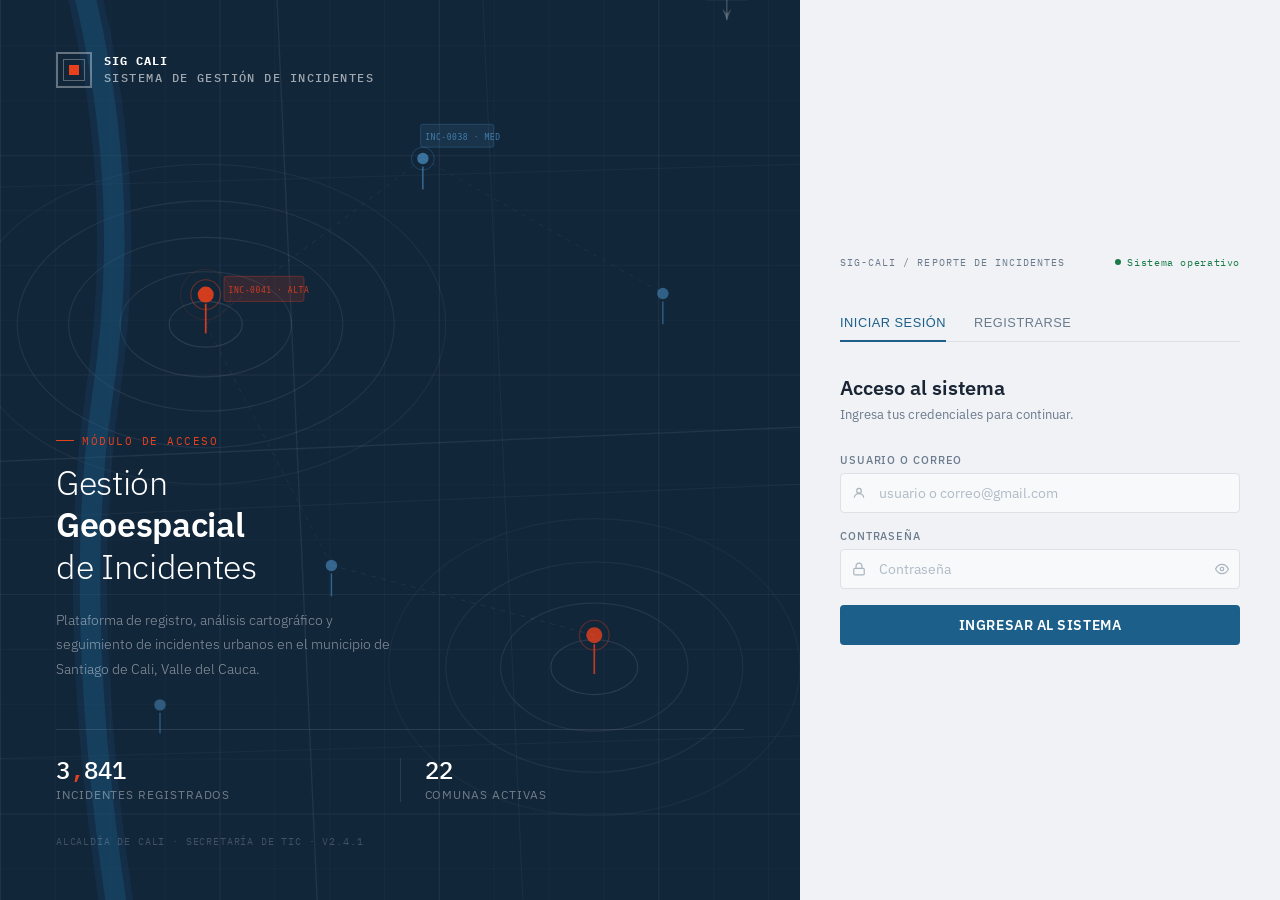
<file: index.html>
<!DOCTYPE html>
<html lang="es">
<head>
  <meta charset="UTF-8"/>
  <meta name="viewport" content="width=device-width, initial-scale=1.0"/>
  <title>SIG Cali — Gestión de Incidentes</title>
  <link href="https://fonts.googleapis.com/css2?family=IBM+Plex+Sans:wght@300;400;500;600&family=IBM+Plex+Mono:wght@400;500&display=swap" rel="stylesheet"/>
  <link rel="stylesheet" href="styles.css"/>
</head>
<body>

<div class="layout">

  <!-- ═══ SIDEBAR ═══════════════════════════════════════════ -->
  <div class="sidebar">

    <!-- Ilustración cartográfica SVG -->
    <div class="sidebar-art">
      <svg viewBox="0 0 700 900" preserveAspectRatio="xMidYMid slice" xmlns="http://www.w3.org/2000/svg">
        <defs>
          <pattern id="grid" width="48" height="48" patternUnits="userSpaceOnUse">
            <path d="M48 0L0 0 0 48" fill="none" stroke="rgba(255,255,255,0.04)" stroke-width=".8"/>
          </pattern>
          <pattern id="grid2" width="192" height="192" patternUnits="userSpaceOnUse">
            <path d="M192 0L0 0 0 192" fill="none" stroke="rgba(255,255,255,0.07)" stroke-width="1"/>
          </pattern>
        </defs>
        <!-- Cuadrícula base -->
        <rect width="700" height="900" fill="url(#grid)"/>
        <rect width="700" height="900" fill="url(#grid2)"/>
        <!-- Curvas de nivel — zona A -->
        <ellipse cx="180" cy="340" rx="210" ry="140" fill="none" stroke="rgba(255,255,255,0.05)" stroke-width="1"/>
        <ellipse cx="180" cy="340" rx="165" ry="108" fill="none" stroke="rgba(255,255,255,0.07)" stroke-width="1"/>
        <ellipse cx="180" cy="340" rx="120" ry="76"  fill="none" stroke="rgba(255,255,255,0.08)" stroke-width="1"/>
        <ellipse cx="180" cy="340" rx="75"  ry="46"  fill="none" stroke="rgba(255,255,255,0.09)" stroke-width="1"/>
        <ellipse cx="180" cy="340" rx="32"  ry="20"  fill="none" stroke="rgba(255,255,255,0.11)" stroke-width="1"/>
        <!-- Curvas de nivel — zona B -->
        <ellipse cx="520" cy="640" rx="180" ry="130" fill="none" stroke="rgba(255,255,255,0.04)" stroke-width="1"/>
        <ellipse cx="520" cy="640" rx="130" ry="92"  fill="none" stroke="rgba(255,255,255,0.06)" stroke-width="1"/>
        <ellipse cx="520" cy="640" rx="82"  ry="56"  fill="none" stroke="rgba(255,255,255,0.08)" stroke-width="1"/>
        <ellipse cx="520" cy="640" rx="38"  ry="24"  fill="none" stroke="rgba(255,255,255,0.10)" stroke-width="1"/>
        <!-- Vías urbanas -->
        <line x1="0"   y1="460" x2="700" y2="430" stroke="rgba(255,255,255,0.07)" stroke-width="1.2"/>
        <line x1="0"   y1="510" x2="700" y2="480" stroke="rgba(255,255,255,0.05)" stroke-width=".8"/>
        <line x1="240" y1="0"   x2="280" y2="900" stroke="rgba(255,255,255,0.07)" stroke-width="1.2"/>
        <line x1="420" y1="0"   x2="460" y2="900" stroke="rgba(255,255,255,0.05)" stroke-width=".8"/>
        <line x1="0"   y1="220" x2="700" y2="200" stroke="rgba(255,255,255,0.04)" stroke-width=".8"/>
        <line x1="0"   y1="720" x2="700" y2="700" stroke="rgba(255,255,255,0.04)" stroke-width=".8"/>
        <!-- Río Cauca -->
        <path d="M60 0 Q120 200 90 400 Q60 600 110 900" fill="none" stroke="rgba(28,95,138,0.35)" stroke-width="18" stroke-linecap="round"/>
        <path d="M60 0 Q120 200 90 400 Q60 600 110 900" fill="none" stroke="rgba(28,95,138,0.15)" stroke-width="30" stroke-linecap="round"/>
        <!-- Pines críticos (rojo) -->
        <line x1="180" y1="322" x2="180" y2="348" stroke="#e8401c" stroke-width="1.5" opacity=".9"/>
        <circle cx="180" cy="314" r="7"  fill="#e8401c" opacity=".9"/>
        <circle cx="180" cy="314" r="13" fill="none" stroke="#e8401c" stroke-width="1" opacity=".4"/>
        <circle cx="180" cy="314" r="22" fill="none" stroke="#e8401c" stroke-width=".6" opacity=".18"/>
        <line x1="520" y1="620" x2="520" y2="646" stroke="#e8401c" stroke-width="1.5" opacity=".8"/>
        <circle cx="520" cy="612" r="7"  fill="#e8401c" opacity=".8"/>
        <circle cx="520" cy="612" r="13" fill="none" stroke="#e8401c" stroke-width="1" opacity=".35"/>
        <!-- Pines medios (azul) -->
        <line x1="370" y1="202" x2="370" y2="222" stroke="#4a90c4" stroke-width="1.2" opacity=".7"/>
        <circle cx="370" cy="195" r="5" fill="#4a90c4" opacity=".7"/>
        <circle cx="370" cy="195" r="10" fill="none" stroke="#4a90c4" stroke-width=".8" opacity=".3"/>
        <line x1="290" y1="558" x2="290" y2="578" stroke="#4a90c4" stroke-width="1.2" opacity=".6"/>
        <circle cx="290" cy="551" r="5" fill="#4a90c4" opacity=".6"/>
        <line x1="580" y1="320" x2="580" y2="340" stroke="#4a90c4" stroke-width="1.2" opacity=".55"/>
        <circle cx="580" cy="313" r="5" fill="#4a90c4" opacity=".55"/>
        <line x1="140" y1="680" x2="140" y2="698" stroke="#4a90c4" stroke-width="1.2" opacity=".5"/>
        <circle cx="140" cy="673" r="5" fill="#4a90c4" opacity=".5"/>
        <!-- Líneas de conexión -->
        <line x1="180" y1="340" x2="370" y2="195" stroke="rgba(255,255,255,0.07)" stroke-width=".8" stroke-dasharray="4 5"/>
        <line x1="370" y1="195" x2="580" y2="313" stroke="rgba(255,255,255,0.06)" stroke-width=".8" stroke-dasharray="4 5"/>
        <line x1="180" y1="340" x2="290" y2="551" stroke="rgba(255,255,255,0.06)" stroke-width=".8" stroke-dasharray="4 5"/>
        <line x1="290" y1="551" x2="520" y2="612" stroke="rgba(255,255,255,0.07)" stroke-width=".8" stroke-dasharray="4 5"/>
        <!-- Etiquetas -->
        <rect x="196" y="298" width="70" height="22" rx="2" fill="rgba(232,64,28,0.15)" stroke="rgba(232,64,28,0.35)" stroke-width=".8"/>
        <text x="200" y="313" font-family="monospace" font-size="7" fill="rgba(232,64,28,0.85)" letter-spacing=".5">INC-0041 · ALTA</text>
        <rect x="368" y="165" width="64" height="20" rx="2" fill="rgba(74,144,196,0.12)" stroke="rgba(74,144,196,0.3)" stroke-width=".8"/>
        <text x="372" y="179" font-family="monospace" font-size="7" fill="rgba(74,144,196,0.8)" letter-spacing=".5">INC-0038 · MED</text>
        <!-- Escala gráfica -->
        <line x1="40" y1="858" x2="160" y2="858" stroke="rgba(255,255,255,0.25)" stroke-width="1"/>
        <line x1="40" y1="853" x2="40"  y2="863" stroke="rgba(255,255,255,0.25)" stroke-width="1"/>
        <line x1="160" y1="853" x2="160" y2="863" stroke="rgba(255,255,255,0.25)" stroke-width="1"/>
        <text x="82" y="874" font-family="monospace" font-size="8" fill="rgba(255,255,255,0.3)" letter-spacing=".8">0        5 km</text>
        <!-- Rosa de los vientos -->
        <g transform="translate(636,56)">
          <line x1="0" y1="-18" x2="0" y2="18"   stroke="rgba(255,255,255,0.25)" stroke-width="1"/>
          <line x1="-18" y1="0" x2="18" y2="0"   stroke="rgba(255,255,255,0.15)" stroke-width="1"/>
          <polygon points="0,-18 -4,-8 0,-12 4,-8" fill="rgba(255,255,255,0.7)"/>
          <polygon points="0,18 -4,8 0,12 4,8"    fill="rgba(255,255,255,0.2)"/>
          <text x="0" y="-22" text-anchor="middle" font-family="monospace" font-size="8" fill="rgba(255,255,255,0.5)">N</text>
        </g>
        <!-- Esquinas decorativas -->
        <path d="M20 20 L20 50 M20 20 L50 20"    stroke="rgba(255,255,255,0.15)" stroke-width="1.5" fill="none"/>
        <path d="M680 20 L680 50 M680 20 L650 20" stroke="rgba(255,255,255,0.15)" stroke-width="1.5" fill="none"/>
        <path d="M20 880 L20 850 M20 880 L50 880" stroke="rgba(255,255,255,0.15)" stroke-width="1.5" fill="none"/>
      </svg>
    </div><!-- /sidebar-art -->

    <!-- Contenido del sidebar -->
    <div class="sidebar-content">
      <div class="logo">
        <div class="logo-mark"></div>
        <div class="logo-text">
          <strong>SIG Cali</strong>
          Sistema de Gestión de Incidentes
        </div>
      </div>

      <div class="sidebar-headline">
        <div class="sidebar-label">Módulo de acceso</div>
        <h1>Gestión<br/><strong>Geoespacial</strong><br/>de Incidentes</h1>
        <p class="sidebar-desc">
          Plataforma de registro, análisis cartográfico y seguimiento
          de incidentes urbanos en el municipio de Santiago de Cali,
          Valle del Cauca.
        </p>
        <div class="stats">
          <div class="stat">
            <div class="stat-val">3<span>,</span>841</div>
            <div class="stat-lbl">Incidentes registrados</div>
          </div>
          <div class="stat">
            <div class="stat-val">22</div>
            <div class="stat-lbl">Comunas activas</div>
          </div>
        </div>
      </div>

      <div class="sidebar-footer">
        Alcaldía de Cali · Secretaría de TIC · v2.4.1
      </div>
    </div><!-- /sidebar-content -->
  </div><!-- /sidebar -->


  <!-- ═══ PANEL DERECHO — Formulario ═══════════════════════ -->
  <div class="right">
    <div class="card">

      <div class="card-topbar">
        <span class="system-id">SIG-CALI / Reporte de incidentes</span>
        <span class="status-dot">Sistema operativo</span>
      </div>

      <div class="tabs">
        <button class="tab active" onclick="switchTab('login')">Iniciar sesión</button>
        <button class="tab" onclick="switchTab('register')">Registrarse</button>
      </div>

      <!-- Panel: Iniciar sesión -->
      <div id="loginPanel" class="form-panel active">
        <div class="form-title">Acceso al sistema</div>
        <div class="form-sub">Ingresa tus credenciales para continuar.</div>

        <div class="field">
          <label>Usuario o correo</label>
          <div class="input-wrap">
            <span class="input-icon">
              <svg width="14" height="14" fill="none" viewBox="0 0 24 24" stroke="currentColor" stroke-width="2">
                <circle cx="12" cy="8" r="4"/><path d="M4 20c0-4 3.6-7 8-7s8 3 8 7"/>
              </svg>
            </span>
            <input type="text" id="loginUser" placeholder="usuario o correo@gmail.com"/>
          </div>
          <p class="err-msg" id="errLoginUser">Campo requerido.</p>
        </div>

        <div class="field">
          <label>Contraseña</label>
          <div class="input-wrap">
            <span class="input-icon">
              <svg width="14" height="14" fill="none" viewBox="0 0 24 24" stroke="currentColor" stroke-width="2">
                <rect x="3" y="11" width="18" height="11" rx="2"/>
                <path d="M7 11V7a5 5 0 0110 0v4"/>
              </svg>
            </span>
            <input type="password" id="loginPass" placeholder="Contraseña"/>
            <button class="toggle-pw" onclick="togglePw('loginPass')" tabindex="-1">
              <svg width="14" height="14" fill="none" viewBox="0 0 24 24" stroke="currentColor" stroke-width="2">
                <path d="M1 12s4-8 11-8 11 8 11 8-4 8-11 8-11-8-11-8z"/><circle cx="12" cy="12" r="3"/>
              </svg>
            </button>
          </div>
          <p class="err-msg" id="errLoginPass">Campo requerido.</p>
        </div>

        <button class="btn-primary" onclick="handleLogin()">Ingresar al sistema</button>

      </div><!-- /loginPanel -->

      <!-- Panel: Registrarse -->
      <div id="registerPanel" class="form-panel">
        <div class="form-title">Crear cuenta</div>
        <div class="form-sub">Completa los datos para solicitar acceso al sistema.</div>

        <div class="row-2">
          <div class="field">
            <label>Nombres</label>
            <div class="input-wrap">
              <span class="input-icon">
                <svg width="14" height="14" fill="none" viewBox="0 0 24 24" stroke="currentColor" stroke-width="2">
                  <circle cx="12" cy="8" r="4"/><path d="M4 20c0-4 3.6-7 8-7s8 3 8 7"/>
                </svg>
              </span>
              <input type="text" id="regFirst" placeholder="Nombres"/>
            </div>
            <p class="err-msg" id="errRegFirst">Requerido.</p>
          </div>
          <div class="field">
            <label>Apellidos</label>
            <div class="input-wrap">
              <span class="input-icon">
                <svg width="14" height="14" fill="none" viewBox="0 0 24 24" stroke="currentColor" stroke-width="2">
                  <circle cx="12" cy="8" r="4"/><path d="M4 20c0-4 3.6-7 8-7s8 3 8 7"/>
                </svg>
              </span>
              <input type="text" id="regLast" placeholder="Apellidos"/>
            </div>
            <p class="err-msg" id="errRegLast">Requerido.</p>
          </div>
        </div>

        <div class="field">
          <label>Correo</label>
          <div class="input-wrap">
            <span class="input-icon">
              <svg width="14" height="14" fill="none" viewBox="0 0 24 24" stroke="currentColor" stroke-width="2">
                <path d="M4 4h16c1.1 0 2 .9 2 2v12c0 1.1-.9 2-2 2H4c-1.1 0-2-.9-2-2V6c0-1.1.9-2 2-2z"/>
                <polyline points="22,6 12,13 2,6"/>
              </svg>
            </span>
            <input type="email" id="regEmail" placeholder="nombre@cali.gov.co"/>
          </div>
          <p class="err-msg" id="errRegEmail">Ingresa un correo válido.</p>
        </div>

        <div class="field">
          <label>Perfil de acceso</label>
          <div class="role-row">
            <label class="role-opt selected" id="roleA">
              <input type="radio" name="role" value="ciudadano" checked onchange="selectRole('roleA','roleB')"/>
              <div class="role-opt-label"><span class="role-dot"></span>Ciudadano</div>
            </label>
            <label class="role-opt" id="roleB">
              <input type="radio" name="role" value="operador" onchange="selectRole('roleB','roleA')"/>
              <div class="role-opt-label"><span class="role-dot"></span>Operador / Entidad</div>
            </label>
          </div>
        </div>

        <div class="field">
          <label>Contraseña</label>
          <div class="input-wrap">
            <span class="input-icon">
              <svg width="14" height="14" fill="none" viewBox="0 0 24 24" stroke="currentColor" stroke-width="2">
                <rect x="3" y="11" width="18" height="11" rx="2"/>
                <path d="M7 11V7a5 5 0 0110 0v4"/>
              </svg>
            </span>
            <input type="password" id="regPass" placeholder="Mínimo 8 caracteres"/>
            <button class="toggle-pw" onclick="togglePw('regPass')" tabindex="-1">
              <svg width="14" height="14" fill="none" viewBox="0 0 24 24" stroke="currentColor" stroke-width="2">
                <path d="M1 12s4-8 11-8 11 8 11 8-4 8-11 8-11-8-11-8z"/><circle cx="12" cy="12" r="3"/>
              </svg>
            </button>
          </div>
          <p class="err-msg" id="errRegPass">Mínimo 8 caracteres.</p>
        </div>

        <div class="field">
          <label>Confirmar contraseña</label>
          <div class="input-wrap">
            <span class="input-icon">
              <svg width="14" height="14" fill="none" viewBox="0 0 24 24" stroke="currentColor" stroke-width="2">
                <rect x="3" y="11" width="18" height="11" rx="2"/>
                <path d="M7 11V7a5 5 0 0110 0v4"/>
              </svg>
            </span>
            <input type="password" id="regPass2" placeholder="Repite la contraseña"/>
          </div>
          <p class="err-msg" id="errRegPass2">Las contraseñas no coinciden.</p>
        </div>

        <div class="terms-row">
          <input type="checkbox" id="termsCheck"/>
          <span>
            Acepto los <a href="#">Términos de uso</a> y la
            <a href="#">Política de datos personales</a> del sistema SIG Cali.
          </span>
        </div>
        <p class="err-msg" id="errTerms" style="margin-top:-8px; margin-bottom:12px">
          Debes aceptar los términos.
        </p>

        <button class="btn-primary" onclick="handleRegister()">Solicitar acceso</button>
      </div><!-- /registerPanel -->

    </div><!-- /card -->
  </div><!-- /right -->

</div><!-- /layout -->


<!-- ═══ MODAL — Recuperar contraseña ══════════════════════ -->
<div class="overlay" id="forgotOverlay">
  <div class="modal">
    <button class="modal-close" onclick="closeModal()">×</button>
    <div class="modal-tag">Recuperación de acceso</div>
    <h3>Restablecer contraseña</h3>
    <p>
      Ingresa tu correo institucional registrado. Recibirás un enlace
      para restablecer tu acceso en los próximos minutos.
    </p>
    <div class="field">
      <label>Correo institucional</label>
      <div class="input-wrap">
        <span class="input-icon">
          <svg width="14" height="14" fill="none" viewBox="0 0 24 24" stroke="currentColor" stroke-width="2">
            <path d="M4 4h16c1.1 0 2 .9 2 2v12c0 1.1-.9 2-2 2H4c-1.1 0-2-.9-2-2V6c0-1.1.9-2 2-2z"/>
            <polyline points="22,6 12,13 2,6"/>
          </svg>
        </span>
        <input type="email" id="forgotEmail" placeholder="correo@cali.gov.co"/>
      </div>
      <p class="err-msg" id="errForgot">Ingresa un correo válido.</p>
    </div>
    <button class="btn-primary" style="margin-top:8px" onclick="handleForgot()">
      Enviar enlace de recuperación
    </button>
  </div>
</div><!-- /overlay -->


<!-- Toast de notificaciones -->
<div class="toast" id="toast"></div>

<!-- JavaScript -->
<script src="app.js"></script>

</body>
</html>
</file>
<file: styles.css>
/* ============================================================
   SIG CALI — Gestión de Incidentes
   Hoja de estilos principal
   ============================================================ */

/* ── Reset & variables ─────────────────────────────────── */
*, *::before, *::after {
  box-sizing: border-box;
  margin: 0;
  padding: 0;
}

:root {
  --bg:         #f0f2f5;
  --panel-bg:   #ffffff;
  --sidebar-bg: #12263a;
  --accent:     #1c5f8a;
  --accent-2:   #e8401c;
  --text:       #1a2535;
  --text-muted: #6b7b8d;
  --border:     #dce1e8;
  --input-bg:   #f7f9fb;
  --error:      #d64040;
  --success:    #1a7a4a;
  --sans:       'IBM Plex Sans', sans-serif;
  --mono:       'IBM Plex Mono', monospace;
}

/* ── Base ───────────────────────────────────────────────── */
html, body {
  height: 100%;
  font-family: var(--sans);
  background: var(--bg);
  color: var(--text);
  overflow-x: hidden;
}

/* ── Layout ─────────────────────────────────────────────── */
.layout {
  display: grid;
  grid-template-columns: 1fr 480px;
  min-height: 100vh;
}

/* ============================================================
   SIDEBAR
   ============================================================ */
.sidebar {
  background: var(--sidebar-bg);
  position: relative;
  overflow: hidden;
  display: flex;
  flex-direction: column;
  padding: 52px 56px;
  animation: fadeSlide .8s ease both;
}

.sidebar-art {
  position: absolute;
  inset: 0;
  z-index: 0;
  overflow: hidden;
}

.sidebar-art svg {
  width: 100%;
  height: 100%;
}

.sidebar-content {
  position: relative;
  z-index: 1;
  display: flex;
  flex-direction: column;
  height: 100%;
}

/* Logo */
.logo {
  display: flex;
  align-items: center;
  gap: 12px;
  margin-bottom: 64px;
}

.logo-mark {
  width: 36px;
  height: 36px;
  border: 2px solid rgba(255, 255, 255, .35);
  display: flex;
  align-items: center;
  justify-content: center;
  position: relative;
}

.logo-mark::before {
  content: '';
  width: 10px;
  height: 10px;
  background: #e8401c;
  position: absolute;
}

.logo-mark::after {
  content: '';
  width: 22px;
  height: 22px;
  border: 1.5px solid rgba(255, 255, 255, .3);
  position: absolute;
}

.logo-text {
  font-family: var(--mono);
  font-size: .75rem;
  font-weight: 500;
  letter-spacing: .12em;
  text-transform: uppercase;
  color: rgba(255, 255, 255, .6);
  line-height: 1.4;
}

.logo-text strong {
  color: #fff;
  display: block;
  letter-spacing: .08em;
}

/* Headline */
.sidebar-headline {
  margin-top: auto;
}

.sidebar-label {
  font-family: var(--mono);
  font-size: .68rem;
  letter-spacing: .14em;
  text-transform: uppercase;
  color: #e8401c;
  margin-bottom: 14px;
  display: flex;
  align-items: center;
  gap: 8px;
}

.sidebar-label::before {
  content: '';
  width: 18px;
  height: 1px;
  background: #e8401c;
}

.sidebar h1 {
  font-size: 2.1rem;
  font-weight: 300;
  line-height: 1.25;
  color: #fff;
  letter-spacing: -.01em;
  margin-bottom: 20px;
}

.sidebar h1 strong {
  font-weight: 600;
}

.sidebar-desc {
  font-size: .875rem;
  font-weight: 300;
  color: rgba(255, 255, 255, .5);
  line-height: 1.75;
  max-width: 340px;
  margin-bottom: 48px;
}

/* Stats */
.stats {
  display: flex;
  border-top: 1px solid rgba(255, 255, 255, .1);
  padding-top: 28px;
}

.stat {
  flex: 1;
  padding-right: 24px;
  border-right: 1px solid rgba(255, 255, 255, .1);
}

.stat:last-child {
  border-right: none;
  padding-right: 0;
  padding-left: 24px;
}

.stat-val {
  font-family: var(--mono);
  font-size: 1.5rem;
  font-weight: 500;
  color: #fff;
  line-height: 1;
  margin-bottom: 5px;
}

.stat-val span {
  color: #e8401c;
}

.stat-lbl {
  font-size: .72rem;
  color: rgba(255, 255, 255, .4);
  text-transform: uppercase;
  letter-spacing: .08em;
}

/* Footer */
.sidebar-footer {
  margin-top: 32px;
  font-family: var(--mono);
  font-size: .65rem;
  color: rgba(255, 255, 255, .2);
  letter-spacing: .08em;
  text-transform: uppercase;
}

/* ============================================================
   RIGHT PANEL
   ============================================================ */
.right {
  background: var(--bg);
  display: flex;
  align-items: center;
  justify-content: center;
  padding: 40px 32px;
}

.card {
  width: 100%;
  max-width: 400px;
  animation: fadeSlide .7s .1s ease both;
}

/* Top bar */
.card-topbar {
  display: flex;
  align-items: center;
  justify-content: space-between;
  margin-bottom: 36px;
}

.system-id {
  font-family: var(--mono);
  font-size: .65rem;
  color: var(--text-muted);
  letter-spacing: .1em;
  text-transform: uppercase;
}

.status-dot {
  display: flex;
  align-items: center;
  gap: 6px;
  font-family: var(--mono);
  font-size: .65rem;
  color: var(--success);
  letter-spacing: .06em;
}

.status-dot::before {
  content: '';
  width: 6px;
  height: 6px;
  border-radius: 50%;
  background: var(--success);
  animation: pulse 2.4s ease infinite;
}

/* ── Tabs ───────────────────────────────────────────────── */
.tabs {
  display: flex;
  border-bottom: 1px solid var(--border);
  margin-bottom: 32px;
}

.tab {
  padding: 10px 0;
  margin-right: 28px;
  font-size: .8rem;
  font-weight: 500;
  letter-spacing: .04em;
  text-transform: uppercase;
  color: var(--text-muted);
  border: none;
  background: none;
  border-bottom: 2px solid transparent;
  margin-bottom: -1px;
  cursor: pointer;
  transition: color .2s, border-color .2s;
}

.tab.active {
  color: var(--accent);
  border-bottom-color: var(--accent);
}

.tab:hover:not(.active) {
  color: var(--text);
}

/* ── Form panels ────────────────────────────────────────── */
.form-panel {
  display: none;
}

.form-panel.active {
  display: block;
}

.form-title {
  font-size: 1.25rem;
  font-weight: 600;
  margin-bottom: 4px;
}

.form-sub {
  font-size: .82rem;
  color: var(--text-muted);
  margin-bottom: 28px;
  line-height: 1.5;
}

/* ── Campos / inputs ────────────────────────────────────── */
.field {
  margin-bottom: 16px;
}

label {
  display: block;
  font-size: .7rem;
  font-weight: 500;
  letter-spacing: .08em;
  text-transform: uppercase;
  color: var(--text-muted);
  margin-bottom: 6px;
}

.input-wrap {
  position: relative;
}

.input-icon {
  position: absolute;
  left: 12px;
  top: 50%;
  transform: translateY(-50%);
  color: #aab4be;
  pointer-events: none;
  display: flex;
  align-items: center;
}

input[type=text],
input[type=email],
input[type=password] {
  width: 100%;
  padding: 10px 12px 10px 38px;
  background: var(--input-bg);
  border: 1px solid var(--border);
  border-radius: 4px;
  font-family: var(--sans);
  font-size: .88rem;
  color: var(--text);
  transition: border-color .2s, box-shadow .2s;
  outline: none;
}

input::placeholder {
  color: #b0bbc6;
}

input:focus {
  border-color: var(--accent);
  box-shadow: 0 0 0 3px rgba(28, 95, 138, .1);
  background: #fff;
}

input.err {
  border-color: var(--error);
}

.toggle-pw {
  position: absolute;
  right: 11px;
  top: 50%;
  transform: translateY(-50%);
  background: none;
  border: none;
  color: #aab4be;
  cursor: pointer;
  padding: 0;
  display: flex;
  align-items: center;
}

.toggle-pw:hover {
  color: var(--accent);
}

.err-msg {
  font-size: .72rem;
  color: var(--error);
  margin-top: 4px;
  display: none;
}

.err-msg.show {
  display: block;
}

/* ── Grilla de dos columnas ─────────────────────────────── */
.row-2 {
  display: grid;
  grid-template-columns: 1fr 1fr;
  gap: 12px;
}

/* ── Enlace olvidé contraseña ───────────────────────────── */
.forgot-row {
  display: flex;
  justify-content: flex-end;
  margin-top: -4px;
  margin-bottom: 20px;
}

.forgot-row a {
  font-size: .75rem;
  color: var(--accent);
  text-decoration: none;
  transition: opacity .2s;
}

.forgot-row a:hover {
  opacity: .7;
}

/* ── Botones ────────────────────────────────────────────── */
.btn-primary {
  width: 100%;
  padding: 11px;
  background: var(--accent);
  border: none;
  border-radius: 4px;
  color: #fff;
  font-family: var(--sans);
  font-size: .85rem;
  font-weight: 600;
  letter-spacing: .04em;
  text-transform: uppercase;
  cursor: pointer;
  transition: background .2s, transform .15s;
}

.btn-primary:hover {
  background: #174f73;
  transform: translateY(-1px);
}

.btn-primary:active {
  transform: translateY(0);
}

.divider {
  display: flex;
  align-items: center;
  gap: 10px;
  margin: 20px 0;
  font-size: .72rem;
  color: #b0bbc6;
  text-transform: uppercase;
  letter-spacing: .06em;
}

.divider::before,
.divider::after {
  content: '';
  flex: 1;
  height: 1px;
  background: var(--border);
}

.btn-sso {
  width: 100%;
  padding: 10px;
  background: #fff;
  border: 1px solid var(--border);
  border-radius: 4px;
  font-family: var(--sans);
  font-size: .83rem;
  color: var(--text);
  cursor: pointer;
  display: flex;
  align-items: center;
  justify-content: center;
  gap: 9px;
  transition: border-color .2s, box-shadow .2s;
}

.btn-sso:hover {
  border-color: #aab4be;
  box-shadow: 0 1px 6px rgba(0, 0, 0, .06);
}

/* ── Selector de perfil ─────────────────────────────────── */
.role-row {
  display: grid;
  grid-template-columns: 1fr 1fr;
  gap: 10px;
  margin-bottom: 16px;
}

.role-opt {
  border: 1px solid var(--border);
  border-radius: 4px;
  padding: 10px 14px;
  cursor: pointer;
  transition: all .2s;
  position: relative;
  background: var(--input-bg);
}

.role-opt input {
  display: none;
}

.role-opt-label {
  font-size: .78rem;
  font-weight: 500;
  color: var(--text-muted);
  display: flex;
  align-items: center;
  gap: 8px;
}

.role-dot {
  width: 7px;
  height: 7px;
  border-radius: 50%;
  background: #c5ced8;
  flex-shrink: 0;
}

.role-opt.selected {
  border-color: var(--accent);
  background: rgba(28, 95, 138, .05);
}

.role-opt.selected .role-dot {
  background: var(--accent);
}

.role-opt.selected .role-opt-label {
  color: var(--accent);
}

/* ── Términos ───────────────────────────────────────────── */
.terms-row {
  display: flex;
  align-items: flex-start;
  gap: 10px;
  margin: 16px 0;
}

.terms-row input[type=checkbox] {
  width: 15px;
  height: 15px;
  padding: 0;
  flex-shrink: 0;
  margin-top: 1px;
  accent-color: var(--accent);
}

.terms-row span {
  font-size: .75rem;
  color: var(--text-muted);
  line-height: 1.5;
}

.terms-row a {
  color: var(--accent);
  text-decoration: none;
}

/* ============================================================
   MODAL — Recuperar contraseña
   ============================================================ */
.overlay {
  position: fixed;
  inset: 0;
  z-index: 100;
  background: rgba(12, 26, 40, .55);
  display: flex;
  align-items: center;
  justify-content: center;
  opacity: 0;
  pointer-events: none;
  transition: opacity .25s;
}

.overlay.open {
  opacity: 1;
  pointer-events: all;
}

.modal {
  background: #fff;
  border-radius: 6px;
  width: 90%;
  max-width: 360px;
  padding: 36px 32px;
  transform: translateY(16px);
  transition: transform .3s ease;
  position: relative;
}

.overlay.open .modal {
  transform: translateY(0);
}

.modal-close {
  position: absolute;
  top: 14px;
  right: 16px;
  background: none;
  border: none;
  font-size: 1.2rem;
  color: #aab4be;
  cursor: pointer;
}

.modal-close:hover {
  color: var(--text);
}

.modal-tag {
  font-family: var(--mono);
  font-size: .65rem;
  letter-spacing: .12em;
  text-transform: uppercase;
  color: var(--accent-2);
  margin-bottom: 10px;
  display: flex;
  align-items: center;
  gap: 6px;
}

.modal-tag::before {
  content: '';
  width: 12px;
  height: 1px;
  background: var(--accent-2);
}

.modal h3 {
  font-size: 1.05rem;
  font-weight: 600;
  margin-bottom: 6px;
}

.modal p {
  font-size: .82rem;
  color: var(--text-muted);
  line-height: 1.65;
  margin-bottom: 22px;
}

/* ============================================================
   TOAST — Notificaciones
   ============================================================ */
.toast {
  position: fixed;
  bottom: 24px;
  right: 28px;
  z-index: 200;
  background: var(--sidebar-bg);
  color: #fff;
  padding: 12px 20px;
  border-radius: 4px;
  border-left: 3px solid var(--accent);
  font-size: .82rem;
  box-shadow: 0 8px 24px rgba(0, 0, 0, .18);
  opacity: 0;
  transform: translateY(10px);
  transition: opacity .3s, transform .3s;
  display: flex;
  align-items: center;
  gap: 10px;
  max-width: 300px;
}

.toast.show {
  opacity: 1;
  transform: translateY(0);
}

.toast.success {
  border-left-color: var(--success);
}

/* ============================================================
   Animaciones
   ============================================================ */
@keyframes fadeSlide {
  from { opacity: 0; transform: translateY(16px); }
  to   { opacity: 1; transform: translateY(0); }
}

@keyframes pulse {
  0%, 100% { opacity: 1; }
  50%       { opacity: .3; }
}

/* ============================================================
   Responsive
   ============================================================ */
@media (max-width: 820px) {
  .layout {
    grid-template-columns: 1fr;
  }

  .sidebar {
    display: none;
  }

  .right {
    padding: 28px 16px;
    min-height: 100vh;
  }
}
</file>
